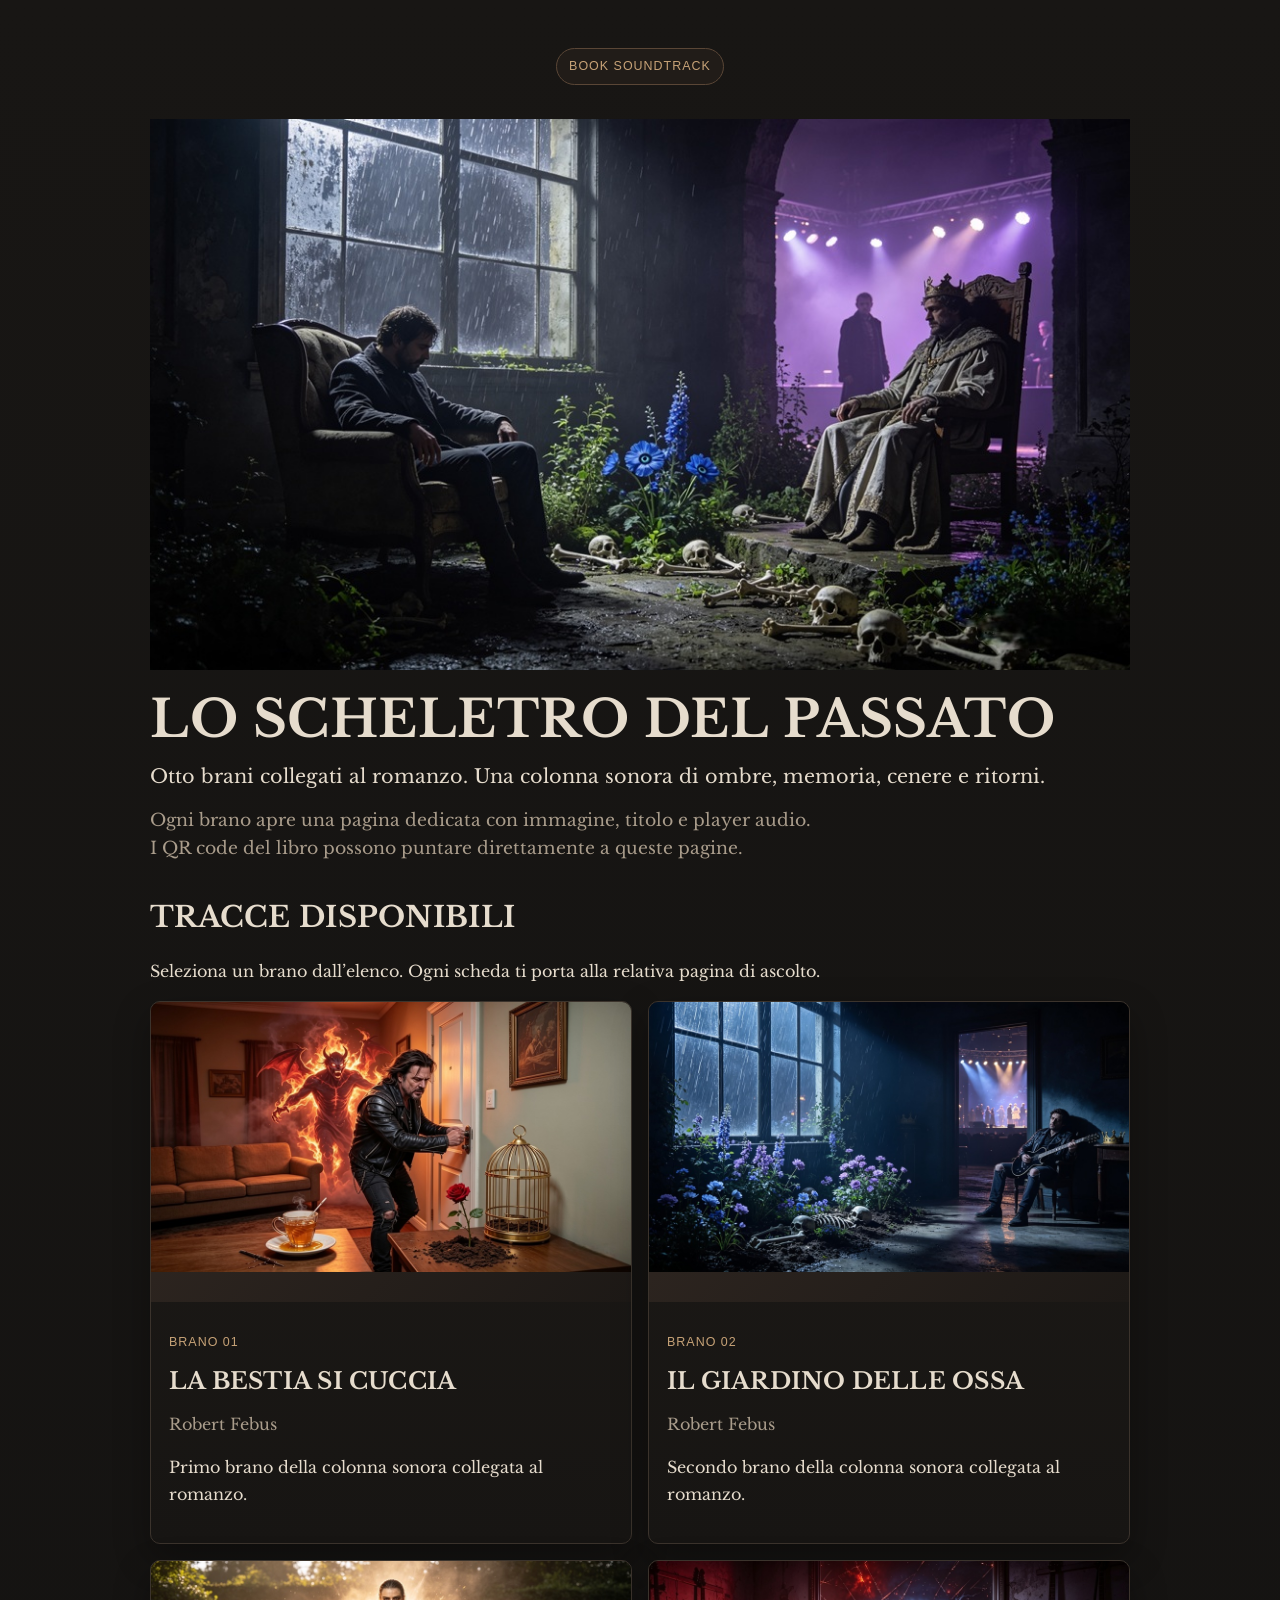
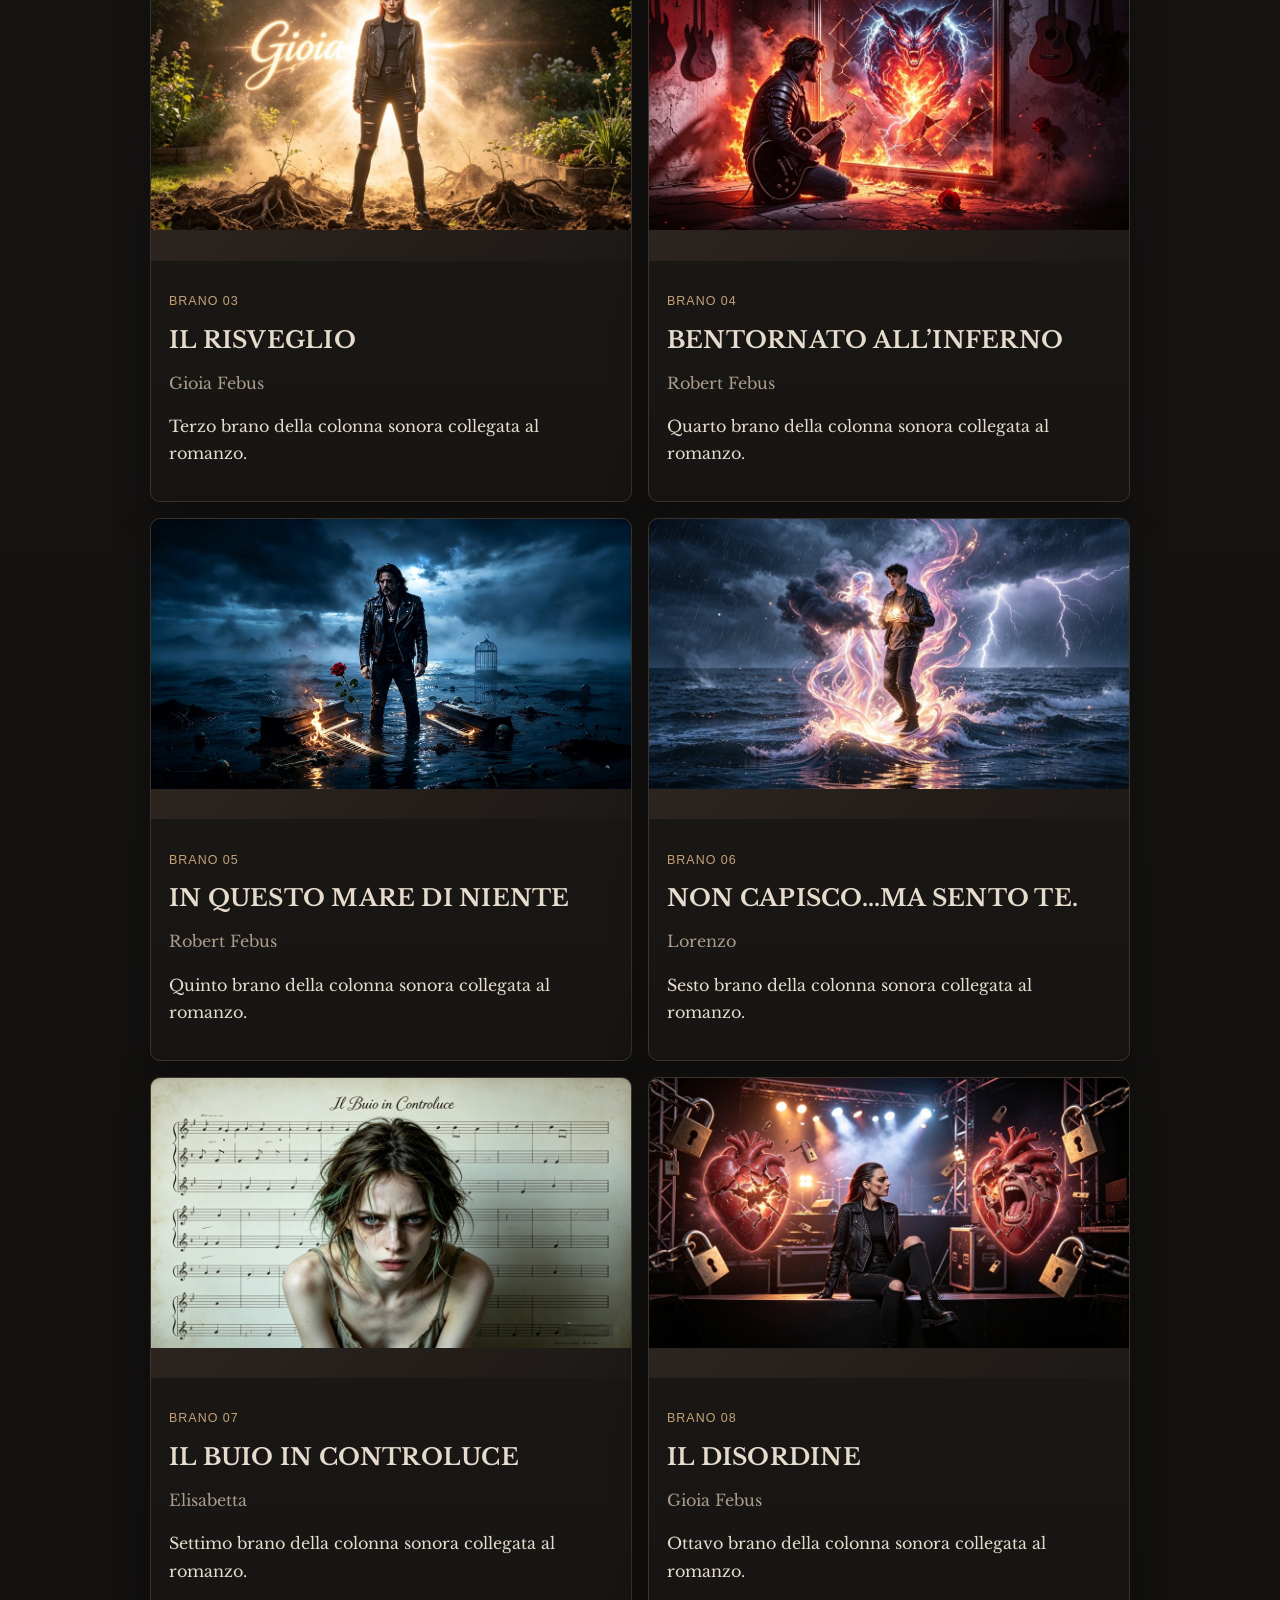
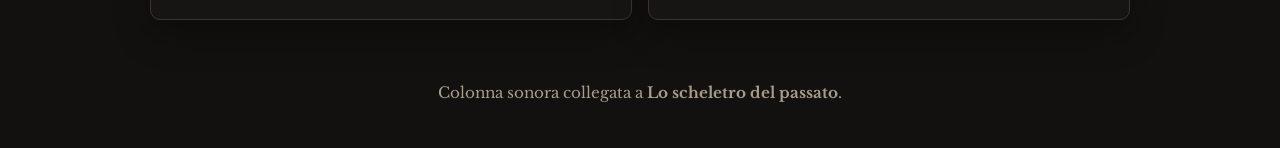
<file: index.html>
<!DOCTYPE html>
<html lang="it">
<head>
  <meta charset="UTF-8">
  <meta name="viewport" content="width=device-width, initial-scale=1.0">
  <title>Lo scheletro del passato – Colonna sonora</title>
  <meta name="description" content="Ascolta i brani collegati a Lo scheletro del passato.">
  <link rel="stylesheet" href="style.css">
</head>
<body>
  <main class="container">
    <header class="site-header">
      <div class="eyebrow">Book soundtrack</div>
    </header>

    <section class="book-hero">
      <div class="book-hero-image">
        <img src="img/copertina-libro.jpg" alt="Copertina del libro Lo scheletro del passato">
      </div>

      <div class="book-hero-copy">
        <h1 class="hero-title">Lo scheletro del passato</h1>
        <p class="hero-subtitle">
          Otto brani collegati al romanzo. Una colonna sonora di ombre, memoria, cenere e ritorni.
        </p>
        <p class="lead">
          Ogni brano apre una pagina dedicata con immagine, titolo e player audio. <br> I QR code del libro possono puntare direttamente a queste pagine.
        </p>
      </div>
    </section>

    <section class="intro-panel">
      <h2 class="section-title">Tracce disponibili</h2>
      <p>
        Seleziona un brano dall’elenco. Ogni scheda ti porta alla relativa pagina di ascolto.
      </p>
    </section>

    <section class="track-grid">
      <a class="track-card" href="pagine/brano-01.html">
        <div class="track-thumb">
          <img src="img/brano-01.jpg" alt="Copertina brano 01">
        </div>
        <div class="track-body">
          <p class="track-number">Brano 01</p>
          <h2 class="track-title">La bestia si cuccia</h2>
          <p class="track-text">Robert Febus</p
          <p class="track-text">Primo brano della colonna sonora collegata al romanzo.</p>
        </div>
      </a>

      <a class="track-card" href="pagine/brano-02.html">
        <div class="track-thumb">
          <img src="img/brano-02.jpg" alt="Copertina brano 02">
        </div>
        <div class="track-body">
          <p class="track-number">Brano 02</p>
          <h2 class="track-title">Il Giardino delle Ossa</h2>
          <p class="track-text">Robert Febus</p
          <p class="track-text">Secondo brano della colonna sonora collegata al romanzo.</p>
        </div>
      </a>

      <a class="track-card" href="pagine/brano-03.html">
        <div class="track-thumb">
          <img src="img/brano-03.jpg" alt="Copertina brano 03">
        </div>
        <div class="track-body">
          <p class="track-number">Brano 03</p>
          <h2 class="track-title">Il risveglio</h2>
          <p class="track-text">Gioia Febus</p
          <p class="track-text">Terzo brano della colonna sonora collegata al romanzo.</p>
        </div>
      </a>

      <a class="track-card" href="pagine/brano-04.html">
        <div class="track-thumb">
          <img src="img/brano-04.jpg" alt="Copertina brano 04">
        </div>
        <div class="track-body">
          <p class="track-number">Brano 04</p>
          <h2 class="track-title">Bentornato all’inferno</h2>
          <p class="track-text">Robert Febus</p
          <p class="track-text">Quarto brano della colonna sonora collegata al romanzo.</p>
        </div>
      </a>

      <a class="track-card" href="pagine/brano-05.html">
        <div class="track-thumb">
          <img src="img/brano-05.jpg" alt="Copertina brano 05">
        </div>
        <div class="track-body">
          <p class="track-number">Brano 05</p>
          <h2 class="track-title">In questo mare di niente</h2>
          <p class="track-text">Robert Febus</p
          <p class="track-text">Quinto brano della colonna sonora collegata al romanzo.</p>
        </div>
      </a>

      <a class="track-card" href="pagine/brano-06.html">
        <div class="track-thumb">
          <img src="img/brano-06.jpg" alt="Copertina brano 06">
        </div>
        <div class="track-body">
          <p class="track-number">Brano 06</p>
          <h2 class="track-title">NON CAPISCO...MA SENTO TE.</h2>
          <p class="track-text">Lorenzo</p
          <p class="track-text">Sesto brano della colonna sonora collegata al romanzo.</p>
        </div>
      </a>

      <a class="track-card" href="pagine/brano-07.html">
        <div class="track-thumb">
          <img src="img/brano-07.jpg" alt="Copertina brano 07">
        </div>
        <div class="track-body">
          <p class="track-number">Brano 07</p>
          <h2 class="track-title">Il Buio in Controluce</h2>
          <p class="track-text">Elisabetta</p
          <p class="track-text">Settimo brano della colonna sonora collegata al romanzo.</p>
        </div>
      </a>

      <a class="track-card" href="pagine/brano-08.html">
        <div class="track-thumb">
          <img src="img/brano-08.jpg" alt="Copertina brano 08">
        </div>
        <div class="track-body">
          <p class="track-number">Brano 08</p>
          <h2 class="track-title">Il Disordine</h2>
          <p class="track-text">Gioia Febus</p
          <p class="track-text">Ottavo brano della colonna sonora collegata al romanzo.</p>
        </div>
      </a>
    </section>

    <footer class="site-footer">
      Colonna sonora collegata a <strong>Lo scheletro del passato</strong>.
    </footer>
  </main>
</body>
</html>
</file>
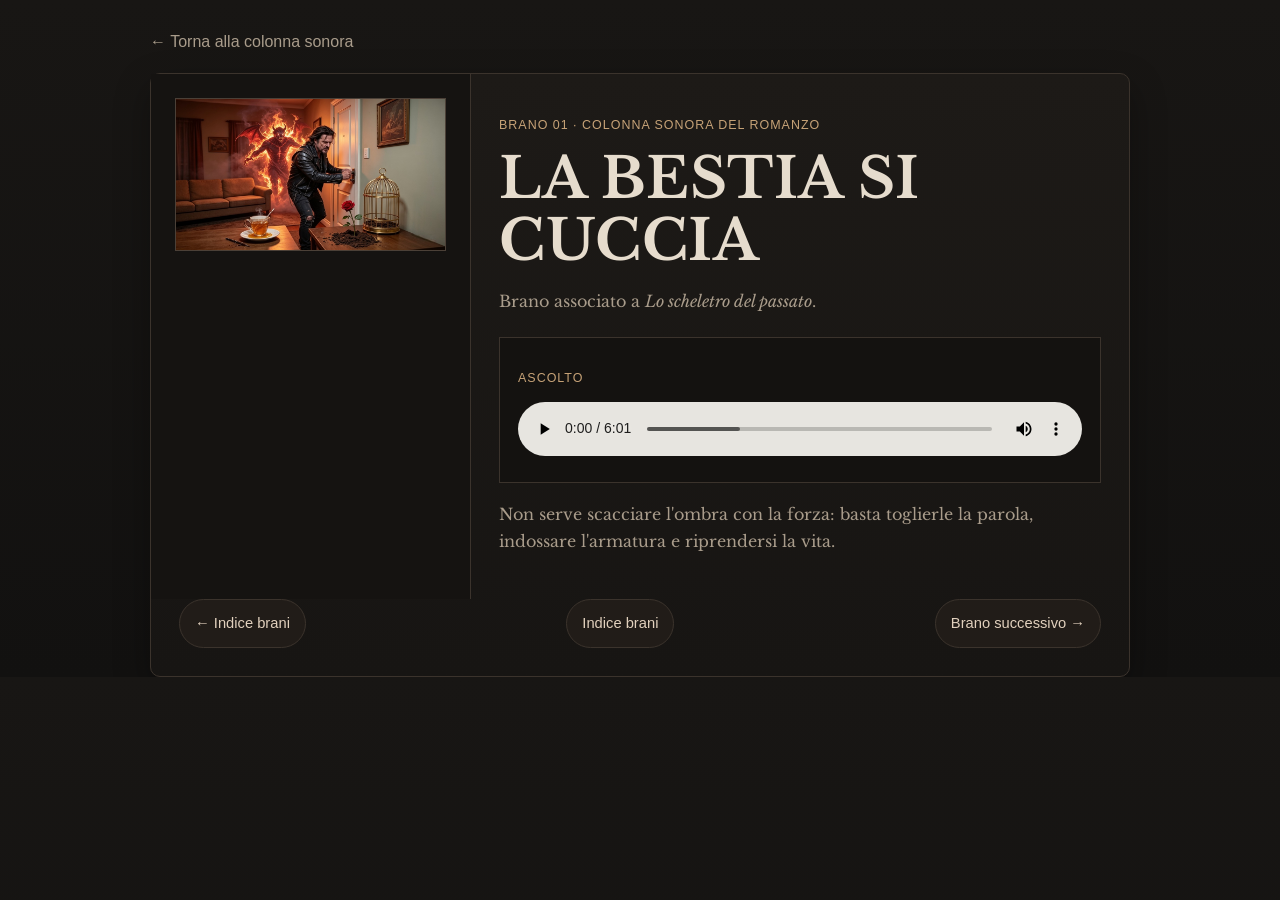
<file: pagine/brano-01.html>
<!DOCTYPE html>
<html lang="it">
<head>
  <meta charset="UTF-8">
  <meta name="viewport" content="width=device-width, initial-scale=1.0">
  <title>La bestia si cuccia – Lo scheletro del passato</title>
  <meta name="description" content="Ascolta La bestia si cuccia, brano collegato a Lo scheletro del passato.">
  <link rel="stylesheet" href="../style.css">
</head>
<body>
  <main class="container">
    <a class="back-link" href="../index.html">← Torna alla colonna sonora</a>

    <section class="song-panel">
      <div class="song-hero">
        <div class="song-cover-wrap">
          <div class="song-cover">
            <img src="../img/brano-01.jpg" alt="Copertina del brano La bestia si cuccia">
          </div>
        </div>

        <div class="song-content">
          <p class="song-meta">Brano 01 · Colonna sonora del romanzo</p>
          <h1 class="song-title">La bestia si cuccia</h1>
          <p class="song-subtitle">Brano associato a <em>Lo scheletro del passato</em>.</p>

          <div class="audio-box">
            <p>Ascolto</p>
            <audio controls preload="metadata">
              <source src="../audio/brano-01.mp3" type="audio/mpeg">
              Il tuo browser non supporta il lettore audio.
            </audio>
          </div>

          <p class="song-note">Non serve scacciare l'ombra con la forza: basta toglierle la parola, indossare l'armatura e riprendersi la vita.</p>
        </div>
      </div>

      <nav class="song-nav">
        <a href="../index.html">← Indice brani</a>
        <a href="../index.html">Indice brani</a>
        <a href="brano-02.html">Brano successivo →</a>
      </nav>
    </section>
  </main>
</body>
</html>
</file>
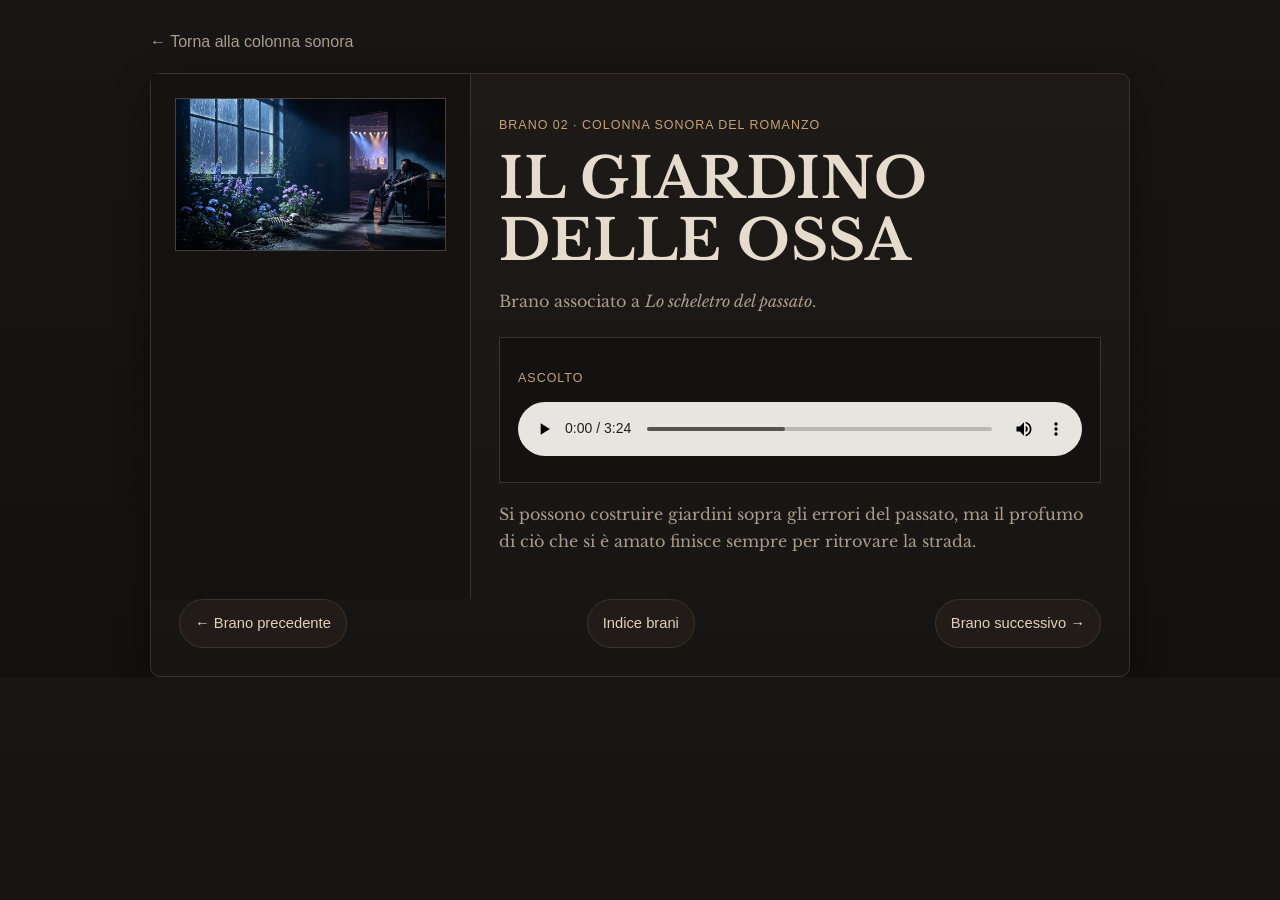
<file: pagine/brano-02.html>
<!DOCTYPE html>
<html lang="it">
<head>
  <meta charset="UTF-8">
  <meta name="viewport" content="width=device-width, initial-scale=1.0">
  <title>Il Giardino delle Ossa – Lo scheletro del passato</title>
  <meta name="description" content="Ascolta Il Giardino delle Ossa, brano collegato a Lo scheletro del passato.">
  <link rel="stylesheet" href="../style.css">
</head>
<body>
  <main class="container">
    <a class="back-link" href="../index.html">← Torna alla colonna sonora</a>
    <section class="song-panel">
      <div class="song-hero">
        <div class="song-cover-wrap">
          <div class="song-cover">
            <img src="../img/brano-02.jpg" alt="Copertina del brano Il Giardino delle Ossa">
          </div>
        </div>
        <div class="song-content">
          <p class="song-meta">Brano 02 · Colonna sonora del romanzo</p>
          <h1 class="song-title">Il Giardino delle Ossa</h1>
          <p class="song-subtitle">Brano associato a <em>Lo scheletro del passato</em>.</p>
          <div class="audio-box">
            <p>Ascolto</p>
            <audio controls preload="metadata">
              <source src="../audio/brano-02.mp3" type="audio/mpeg">
              Il tuo browser non supporta il lettore audio.
            </audio>
          </div>
          <p class="song-note">Si possono costruire giardini sopra gli errori del passato, ma il profumo di ciò che si è amato finisce sempre per ritrovare la strada.</p>
        </div>
      </div>
      <nav class="song-nav">
        <a href="brano-01.html">← Brano precedente</a>
        <a href="../index.html">Indice brani</a>
        <a href="brano-03.html">Brano successivo →</a>
      </nav>
    </section>
  </main>
</body>
</html>
</file>
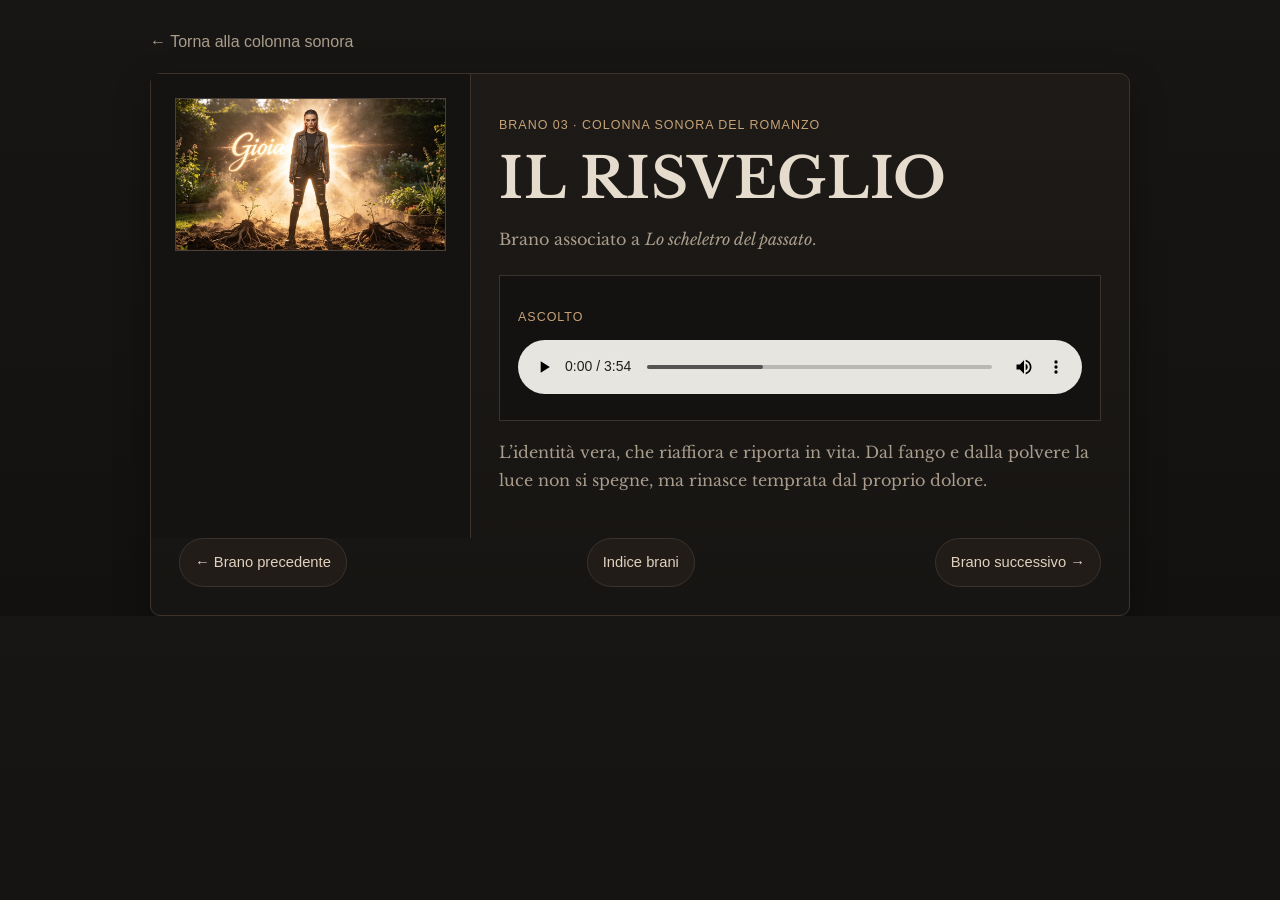
<file: pagine/brano-03.html>
<!DOCTYPE html>
<html lang="it">
<head>
  <meta charset="UTF-8">
  <meta name="viewport" content="width=device-width, initial-scale=1.0">
  <title>Il risveglio – Lo scheletro del passato</title>
  <meta name="description" content="Ascolta Il risveglio, brano collegato a Lo scheletro del passato.">
  <link rel="stylesheet" href="../style.css">
</head>
<body>
  <main class="container">
    <a class="back-link" href="../index.html">← Torna alla colonna sonora</a>
    <section class="song-panel">
      <div class="song-hero">
        <div class="song-cover-wrap">
          <div class="song-cover">
            <img src="../img/brano-03.jpg" alt="Copertina del brano Il risveglio">
          </div>
        </div>
        <div class="song-content">
          <p class="song-meta">Brano 03 · Colonna sonora del romanzo</p>
          <h1 class="song-title">Il risveglio</h1>
          <p class="song-subtitle">Brano associato a <em>Lo scheletro del passato</em>.</p>
          <div class="audio-box">
            <p>Ascolto</p>
            <audio controls preload="metadata">
              <source src="../audio/brano-03.mp3" type="audio/mpeg">
              Il tuo browser non supporta il lettore audio.
            </audio>
          </div>
          <p class="song-note">L’identità vera, che riaffiora e riporta in vita. Dal fango e dalla polvere la luce non si spegne, ma rinasce temprata dal proprio dolore.</p>
        </div>
      </div>
      <nav class="song-nav">
        <a href="brano-02.html">← Brano precedente</a>
        <a href="../index.html">Indice brani</a>
        <a href="brano-04.html">Brano successivo →</a>
      </nav>
    </section>
  </main>
</body>
</html>
</file>
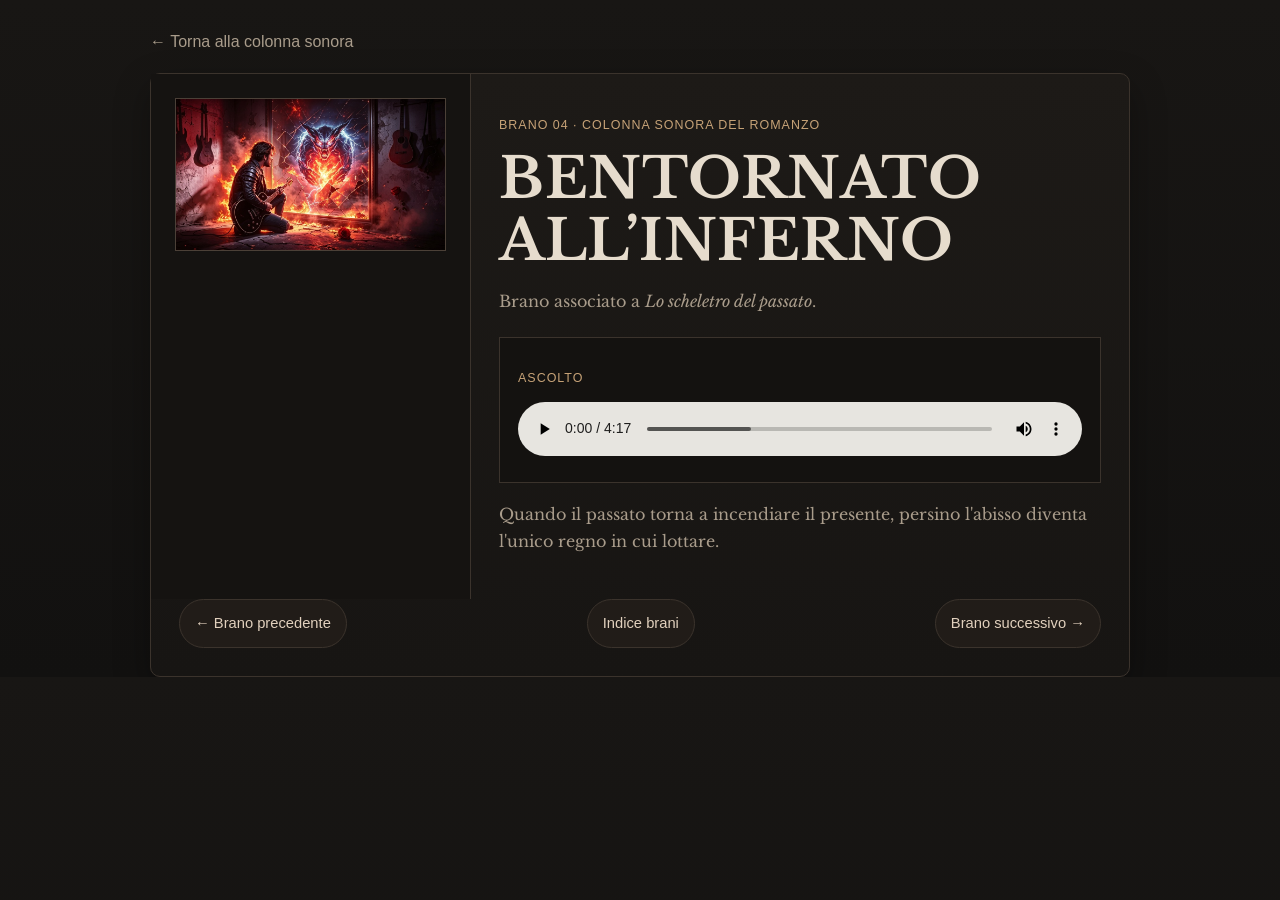
<file: pagine/brano-04.html>
<!DOCTYPE html>
<html lang="it">
<head>
  <meta charset="UTF-8">
  <meta name="viewport" content="width=device-width, initial-scale=1.0">
  <title>Bentornato all’inferno – Lo scheletro del passato</title>
  <meta name="description" content="Ascolta Bentornato all’inferno, brano collegato a Lo scheletro del passato.">
  <link rel="stylesheet" href="../style.css">
</head>
<body>
  <main class="container">
    <a class="back-link" href="../index.html">← Torna alla colonna sonora</a>
    <section class="song-panel">
      <div class="song-hero">
        <div class="song-cover-wrap">
          <div class="song-cover">
            <img src="../img/brano-04.jpg" alt="Copertina del brano Bentornato all’inferno">
          </div>
        </div>
        <div class="song-content">
          <p class="song-meta">Brano 04 · Colonna sonora del romanzo</p>
          <h1 class="song-title">Bentornato all’inferno</h1>
          <p class="song-subtitle">Brano associato a <em>Lo scheletro del passato</em>.</p>
          <div class="audio-box">
            <p>Ascolto</p>
            <audio controls preload="metadata">
              <source src="../audio/brano-04.mp3" type="audio/mpeg">
              Il tuo browser non supporta il lettore audio.
            </audio>
          </div>
          <p class="song-note">Quando il passato torna a incendiare il presente, persino l'abisso diventa l'unico regno in cui lottare.</p>
        </div>
      </div>
      <nav class="song-nav">
        <a href="brano-03.html">← Brano precedente</a>
        <a href="../index.html">Indice brani</a>
        <a href="brano-05.html">Brano successivo →</a>
      </nav>
    </section>
  </main>
</body>
</html>
</file>
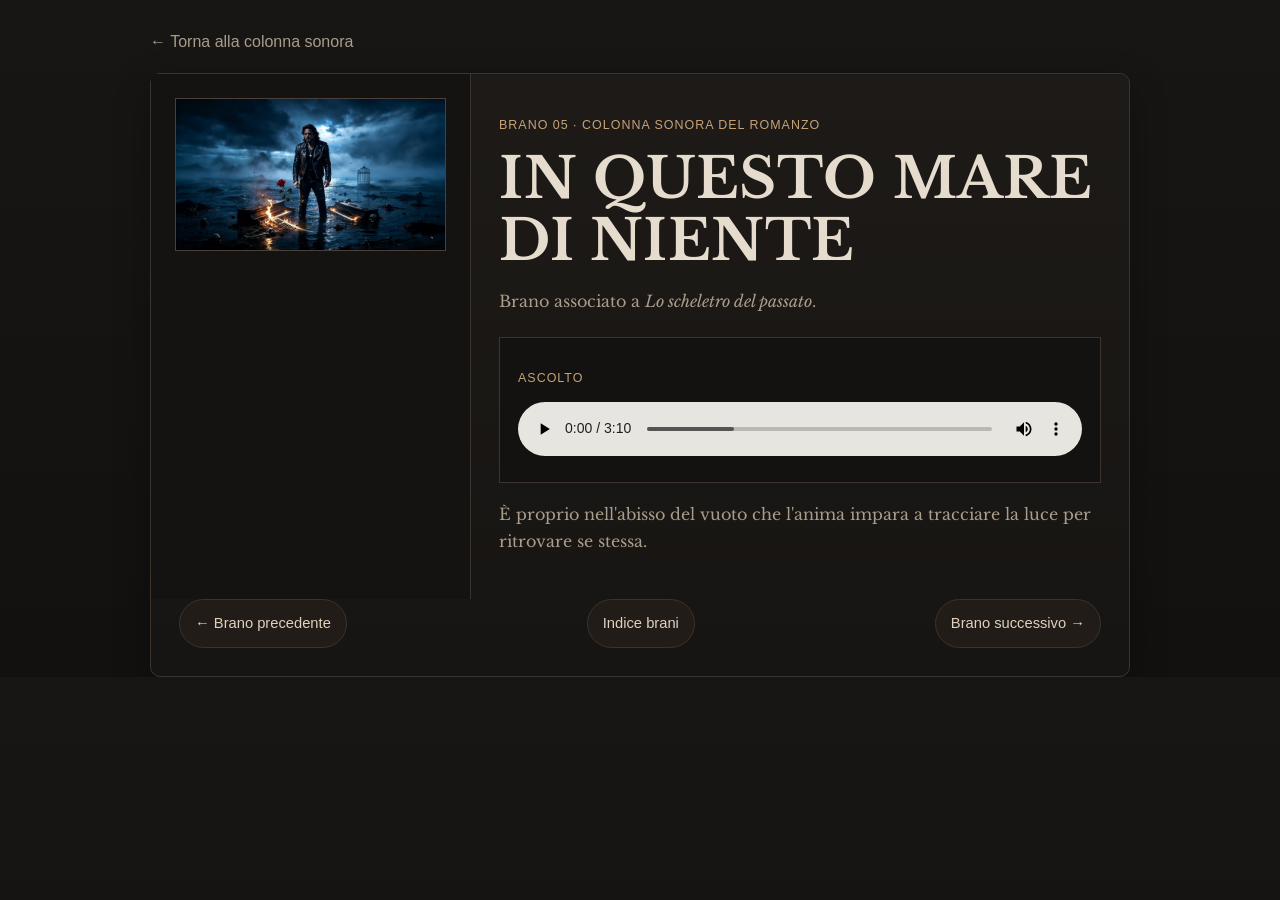
<file: pagine/brano-05.html>
<!DOCTYPE html>
<html lang="it">
<head>
  <meta charset="UTF-8">
  <meta name="viewport" content="width=device-width, initial-scale=1.0">
  <title>In questo mare di niente – Lo scheletro del passato</title>
  <meta name="description" content="Ascolta In questo mare di niente, brano collegato a Lo scheletro del passato.">
  <link rel="stylesheet" href="../style.css">
</head>
<body>
  <main class="container">
    <a class="back-link" href="../index.html">← Torna alla colonna sonora</a>
    <section class="song-panel">
      <div class="song-hero">
        <div class="song-cover-wrap">
          <div class="song-cover">
            <img src="../img/brano-05.jpg" alt="Copertina del brano In questo mare di niente">
          </div>
        </div>
        <div class="song-content">
          <p class="song-meta">Brano 05 · Colonna sonora del romanzo</p>
          <h1 class="song-title">In questo mare di niente</h1>
          <p class="song-subtitle">Brano associato a <em>Lo scheletro del passato</em>.</p>
          <div class="audio-box">
            <p>Ascolto</p>
            <audio controls preload="metadata">
              <source src="../audio/brano-05.mp3" type="audio/mpeg">
              Il tuo browser non supporta il lettore audio.
            </audio>
          </div>
          <p class="song-note">È proprio nell'abisso del vuoto che l'anima impara a tracciare la luce per ritrovare se stessa.</p>
        </div>
      </div>
      <nav class="song-nav">
        <a href="brano-04.html">← Brano precedente</a>
        <a href="../index.html">Indice brani</a>
        <a href="brano-06.html">Brano successivo →</a>
      </nav>
    </section>
  </main>
</body>
</html>
</file>
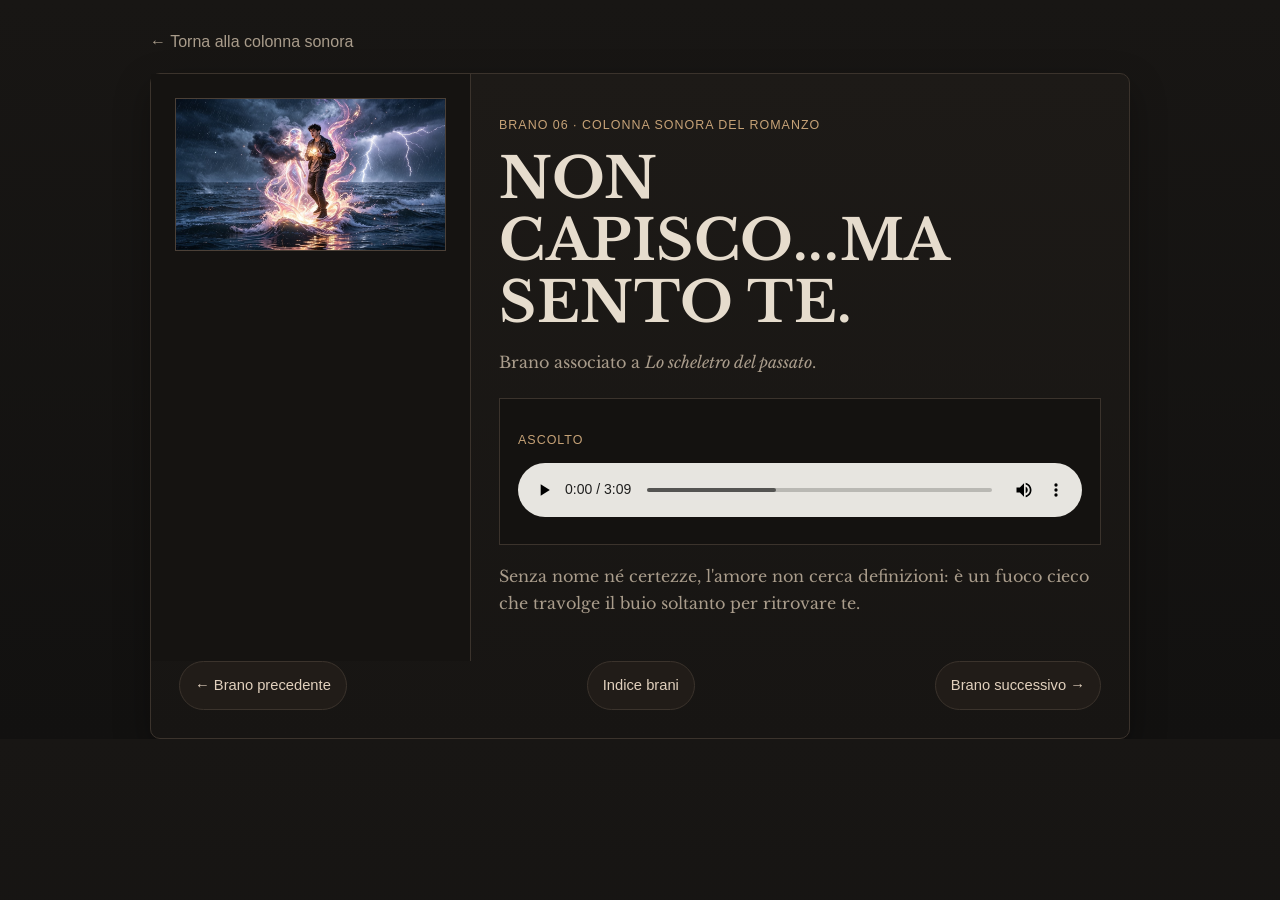
<file: pagine/brano-06.html>
<!DOCTYPE html>
<html lang="it">
<head>
  <meta charset="UTF-8">
  <meta name="viewport" content="width=device-width, initial-scale=1.0">
  <title>NON CAPISCO...MA SENTO TE. – Lo scheletro del passato</title>
  <meta name="description" content="Ascolta NON CAPISCO...MA SENTO TE., brano collegato a Lo scheletro del passato.">
  <link rel="stylesheet" href="../style.css">
</head>
<body>
  <main class="container">
    <a class="back-link" href="../index.html">← Torna alla colonna sonora</a>
    <section class="song-panel">
      <div class="song-hero">
        <div class="song-cover-wrap">
          <div class="song-cover">
            <img src="../img/brano-06.jpg" alt="Copertina del brano NON CAPISCO...MA SENTO TE.">
          </div>
        </div>
        <div class="song-content">
          <p class="song-meta">Brano 06 · Colonna sonora del romanzo</p>
          <h1 class="song-title">NON CAPISCO...MA SENTO TE.</h1>
          <p class="song-subtitle">Brano associato a <em>Lo scheletro del passato</em>.</p>
          <div class="audio-box">
            <p>Ascolto</p>
            <audio controls preload="metadata">
              <source src="../audio/brano-06.mp3" type="audio/mpeg">
              Il tuo browser non supporta il lettore audio.
            </audio>
          </div>
          <p class="song-note">Senza nome né certezze, l'amore non cerca definizioni: è un fuoco cieco che travolge il buio soltanto per ritrovare te.</p>
        </div>
      </div>
      <nav class="song-nav">
        <a href="brano-05.html">← Brano precedente</a>
        <a href="../index.html">Indice brani</a>
        <a href="brano-07.html">Brano successivo →</a>
      </nav>
    </section>
  </main>
</body>
</html>
</file>
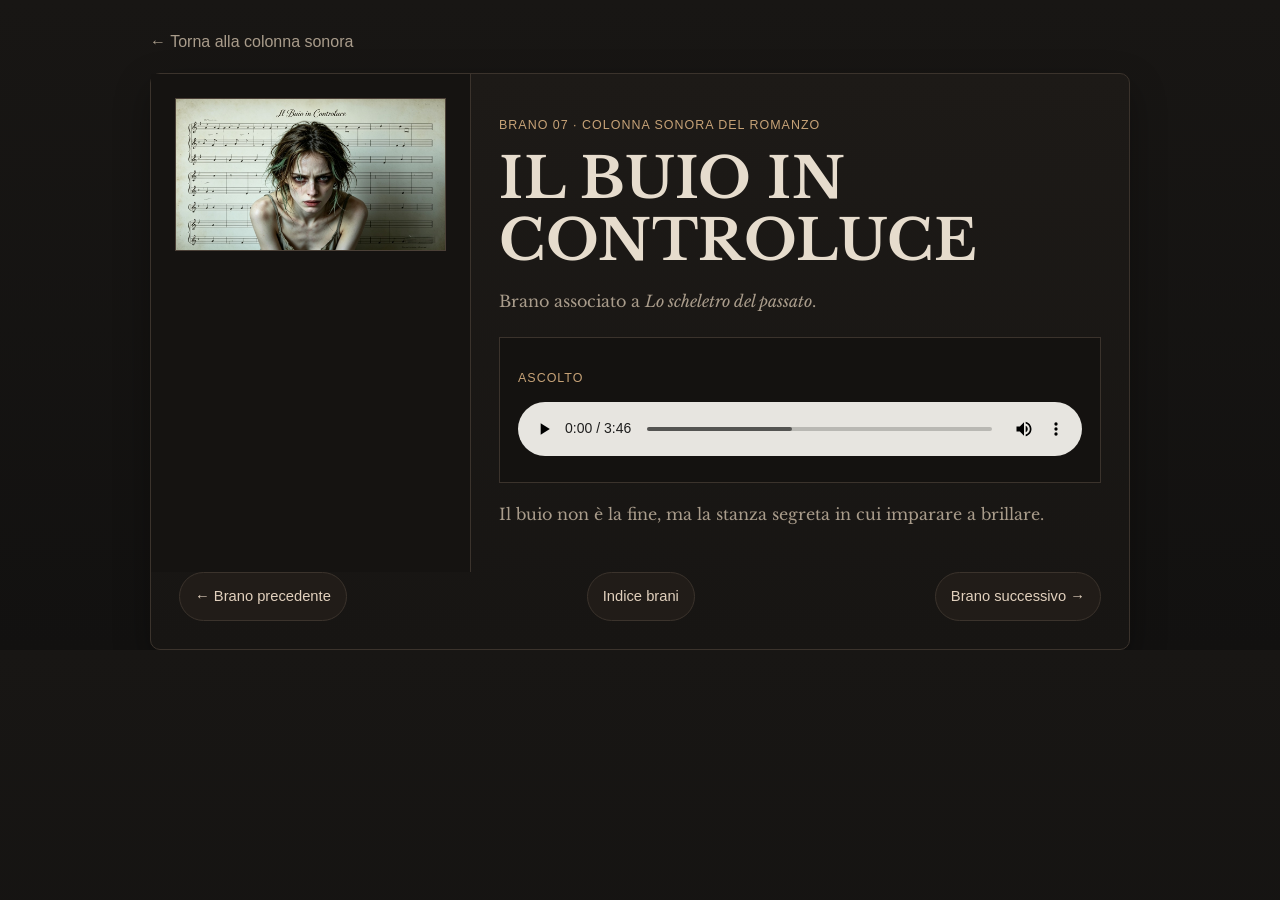
<file: pagine/brano-07.html>
<!DOCTYPE html>
<html lang="it">
<head>
  <meta charset="UTF-8">
  <meta name="viewport" content="width=device-width, initial-scale=1.0">
  <title>Il Buio in Controluce – Lo scheletro del passato</title>
  <meta name="description" content="Ascolta Il Buio in Controluce, brano collegato a Lo scheletro del passato.">
  <link rel="stylesheet" href="../style.css">
</head>
<body>
  <main class="container">
    <a class="back-link" href="../index.html">← Torna alla colonna sonora</a>
    <section class="song-panel">
      <div class="song-hero">
        <div class="song-cover-wrap">
          <div class="song-cover">
            <img src="../img/brano-07.jpg" alt="Copertina del brano Il Buio in Controluce">
          </div>
        </div>
        <div class="song-content">
          <p class="song-meta">Brano 07 · Colonna sonora del romanzo</p>
          <h1 class="song-title">Il Buio in Controluce</h1>
          <p class="song-subtitle">Brano associato a <em>Lo scheletro del passato</em>.</p>
          <div class="audio-box">
            <p>Ascolto</p>
            <audio controls preload="metadata">
              <source src="../audio/brano-07.mp3" type="audio/mpeg">
              Il tuo browser non supporta il lettore audio.
            </audio>
          </div>
          <p class="song-note">Il buio non è la fine, ma la stanza segreta in cui imparare a brillare.</p>
        </div>
      </div>
      <nav class="song-nav">
        <a href="brano-06.html">← Brano precedente</a>
        <a href="../index.html">Indice brani</a>
        <a href="brano-08.html">Brano successivo →</a>
      </nav>
    </section>
  </main>
</body>
</html>
</file>
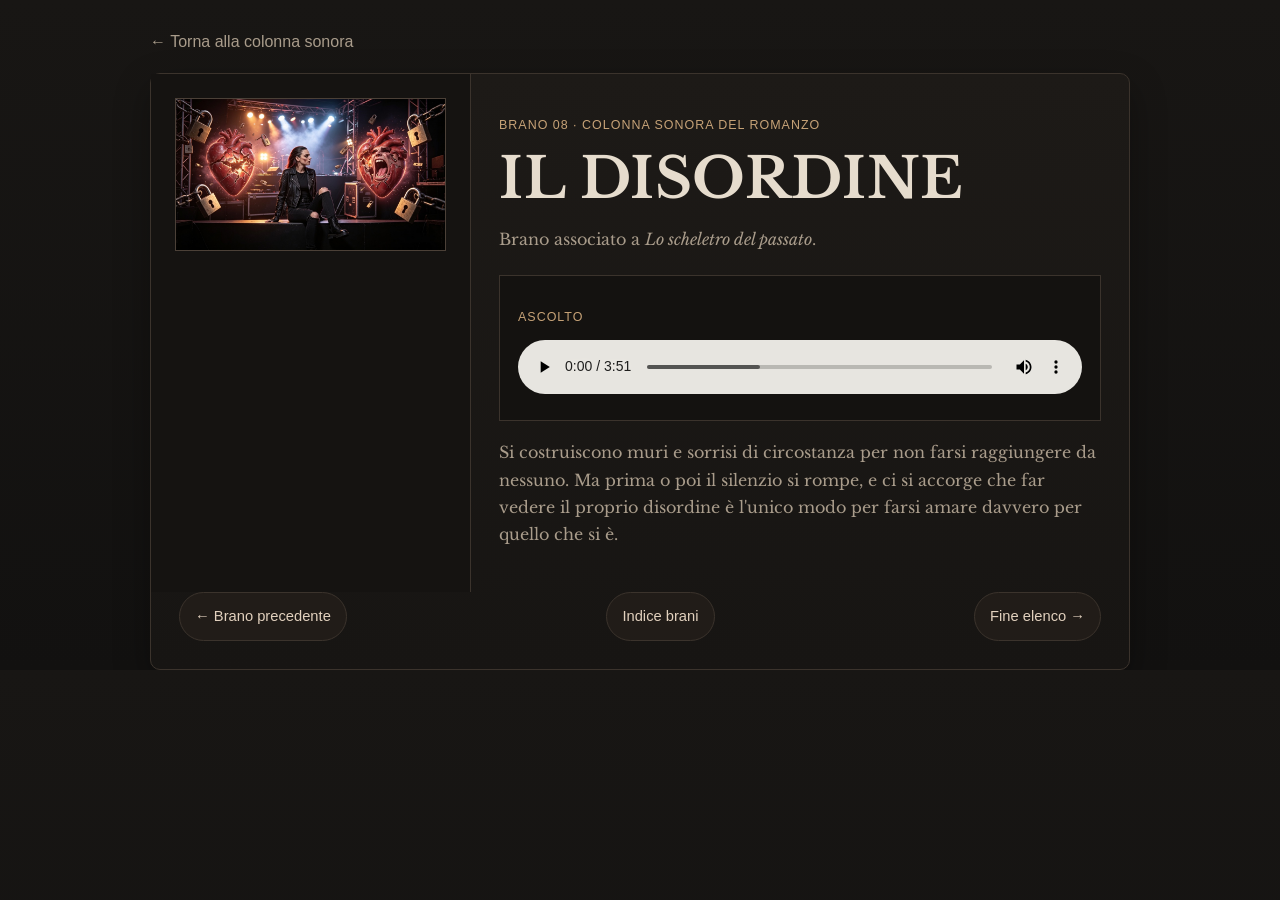
<file: pagine/brano-08.html>
<!DOCTYPE html>
<html lang="it">
<head>
  <meta charset="UTF-8">
  <meta name="viewport" content="width=device-width, initial-scale=1.0">
  <title>Il Disordine – Lo scheletro del passato</title>
  <meta name="description" content="Ascolta Il Disordine, brano collegato a Lo scheletro del passato.">
  <link rel="stylesheet" href="../style.css">
</head>
<body>
  <main class="container">
    <a class="back-link" href="../index.html">← Torna alla colonna sonora</a>
    <section class="song-panel">
      <div class="song-hero">
        <div class="song-cover-wrap">
          <div class="song-cover">
            <img src="../img/brano-08.jpg" alt="Copertina del brano Il Disordine">
          </div>
        </div>
        <div class="song-content">
          <p class="song-meta">Brano 08 · Colonna sonora del romanzo</p>
          <h1 class="song-title">Il Disordine</h1>
          <p class="song-subtitle">Brano associato a <em>Lo scheletro del passato</em>.</p>
          <div class="audio-box">
            <p>Ascolto</p>
            <audio controls preload="metadata">
              <source src="../audio/brano-08.mp3" type="audio/mpeg">
              Il tuo browser non supporta il lettore audio.
            </audio>
          </div>
          <p class="song-note">Si costruiscono muri e sorrisi di circostanza per non farsi raggiungere da nessuno. Ma prima o poi il silenzio si rompe, e ci si accorge che far vedere il proprio disordine è l'unico modo per farsi amare davvero per quello che si è.</p>
        </div>
      </div>
      <nav class="song-nav">
        <a href="brano-07.html">← Brano precedente</a>
        <a href="../index.html">Indice brani</a>
        <a href="../index.html">Fine elenco →</a>
      </nav>
    </section>
  </main>
</body>
</html>
</file>
<file: style.css>
@import url('https://fonts.googleapis.com/css2?family=Libre+Baskerville:wght@400;700&display=swap');
@import url('https://api.fontshare.com/v2/css?f[]=satoshi@400,500,700&display=swap');

:root {
  --bg: #121110;
  --surface: #1a1816;
  --surface-2: #201d1a;
  --text: #e6dccd;
  --muted: #a99c8b;
  --accent: #8a4b2d;
  --accent-2: #b08a57;
  --border: #3b332c;
  --shadow: 0 14px 36px rgba(0, 0, 0, 0.32);
  --radius: 10px;
}

/* ==========================================
   REGOLE BASE — OBBLIGATORIE PER IL MOBILE
   ========================================== */
* {
  box-sizing: border-box;
  max-width: 100%;
  overflow-wrap: break-word;
  word-wrap: break-word;
}

html, body {
  margin: 0;
  padding: 0;
  width: 100%;
  overflow-x: hidden; /* Nasconde la barra di scorrimento orizzontale */
}

body {
  background: linear-gradient(180deg, #181614 0%, #121110 100%);
  color: var(--text);
  font-family: "Libre Baskerville", Georgia, serif;
  line-height: 1.7;
}

a {
  color: #d0a06c;
}

img {
  max-width: 100%;
  display: block;
  height: auto;
}

.container {
  width: min(100% - 32px, 980px);
  margin: 0 auto;
}

.site-header {
  padding: 48px 0 20px;
  text-align: center;
}

.eyebrow,
.track-number,
.song-meta,
.audio-box p {
  font-family: "Satoshi", Arial, sans-serif;
  text-transform: uppercase;
  letter-spacing: 0.08em;
  font-size: 0.78rem;
  color: #c6a277;
}

.eyebrow {
  display: inline-block;
  padding: 7px 12px;
  border: 1px solid #5a4636;
  background: #211c18;
  border-radius: 999px;
  margin-bottom: 14px;
}

.hero-title,
.section-title,
.track-title,
.song-title {
  font-family: "Libre Baskerville", Georgia, serif;
  font-weight: 700;
  letter-spacing: 0.01em;
}

.book-hero-copy {
  max-width: 100%; /* Era 560px — adattivo su mobile */
}

.hero-title {
  margin: 20px 0 14px;
  font-size: clamp(1.7rem, 6vw, 3.2rem);
  line-height: 1.15;
  text-transform: uppercase;
  max-width: 100%; /* Rimosso limite troppo stretto */
  /* Rimosso text-wrap: nowrap — era la causa principale! */
}

.hero-subtitle {
  margin: 0 0 16px;
  font-size: clamp(1rem, 4vw, 1.2rem);
  line-height: 1.4;
  color: var(--text);
  max-width: 100%;
  /* Rimosso text-wrap: nowrap */
}

.lead {
  margin: 0;
  font-size: clamp(0.95rem, 3.5vw, 1.08rem);
  line-height: 1.65;
  color: var(--muted);
  max-width: 100%;
  /* Rimosso text-wrap: nowrap */
}

.book-panel,
.song-panel,
.track-card {
  background: linear-gradient(180deg, #1d1a17 0%, #171513 100%);
  border: 1px solid var(--border);
  border-radius: var(--radius);
  box-shadow: var(--shadow);
}

.book-panel {
  display: grid;
  grid-template-columns: 280px 1fr;
  overflow: hidden;
  margin: 28px 0 36px;
}

.book-cover-wrap,
.song-cover-wrap {
  background: #151311;
  padding: 24px;
  border-right: 1px solid var(--border);
}

.book-cover,
.song-cover {
  border: 1px solid #4b4037;
  background: #2a2520;
  overflow: hidden;
}

.book-copy,
.song-content {
  padding: 28px;
}

.section-title {
  margin: 30px 0 10px;
  font-size: clamp(1.5rem, 5vw, 1.8rem);
  text-transform: uppercase;
}

.track-grid {
  display: grid;
  grid-template-columns: repeat(2, minmax(0, 1fr));
  gap: 16px;
  margin-bottom: 60px;
}

.track-card {
  display: block;
  text-decoration: none;
  color: inherit;
  overflow: hidden;
  transition: transform .18s ease, border-color .18s ease;
}

.track-card:hover {
  transform: translateY(-2px);
  border-color: #6a5644;
}

.track-thumb {
  aspect-ratio: 16 / 10;
  background: linear-gradient(135deg, #342a24, #1d1916);
}

.track-body {
  padding: 18px;
}

.track-title {
  margin: 0 0 8px;
  font-size: clamp(1.15rem, 5vw, 1.45rem);
  text-transform: uppercase;
  line-height: 1.25;
}

.track-text,
.song-subtitle,
.song-note,
.site-footer,
.back-link {
  color: var(--muted);
}

.song-hero {
  display: grid;
  grid-template-columns: 320px 1fr;
}

.song-title {
  margin: 0 0 10px;
  font-size: clamp(1.8rem, 6vw, 3.5rem);
  line-height: 1.1;
  text-transform: uppercase;
}

.audio-box {
  margin: 22px 0 18px;
  padding: 18px;
  border: 1px solid var(--border);
  background: #141210;
}

audio {
  width: 100%;
  filter: sepia(12%) saturate(80%) brightness(0.92);
}

.song-nav {
  display: flex;
  justify-content: space-between;
  gap: 12px;
  padding: 0 28px 28px;
  flex-wrap: wrap;
}

.song-nav a {
  text-decoration: none;
  font-family: "Satoshi", Arial, sans-serif;
  font-size: 0.92rem;
  color: #e1d0bd;
  background: #211c18;
  border: 1px solid var(--border);
  padding: 11px 15px;
  border-radius: 999px;
}

.site-footer {
  padding: 0 0 42px;
  text-align: center;
  font-size: .95rem;
}

.back-link {
  display: inline-block;
  margin: 28px 0 18px;
  text-decoration: none;
  font-family: "Satoshi", Arial, sans-serif;
}

/* ==========================================
   📱 MEDIA QUERY: CELLULARE IN VERTICALE
   ========================================== */
@media (max-width: 640px) {
  .book-panel,
  .song-hero,
  .track-grid {
    grid-template-columns: 1fr; /* Tutte le sezioni in colonna singola */
  }

  .book-cover-wrap,
  .song-cover-wrap {
    border-right: none;
    border-bottom: 1px solid var(--border);
  }

  .container {
    width: min(100% - 24px, 980px);
  }

  .book-copy,
  .song-content {
    padding: 20px;
  }

  .book-cover-wrap,
  .song-cover-wrap {
    padding: 20px;
  }

  .song-nav {
    padding: 0 20px 20px;
    justify-content: center;
  }

  /* Assicura che anche i titoli più lunghi vadano a capo */
  .hero-title,
  .track-title,
  .song-title {
    hyphens: auto;
  }
}
</file>
